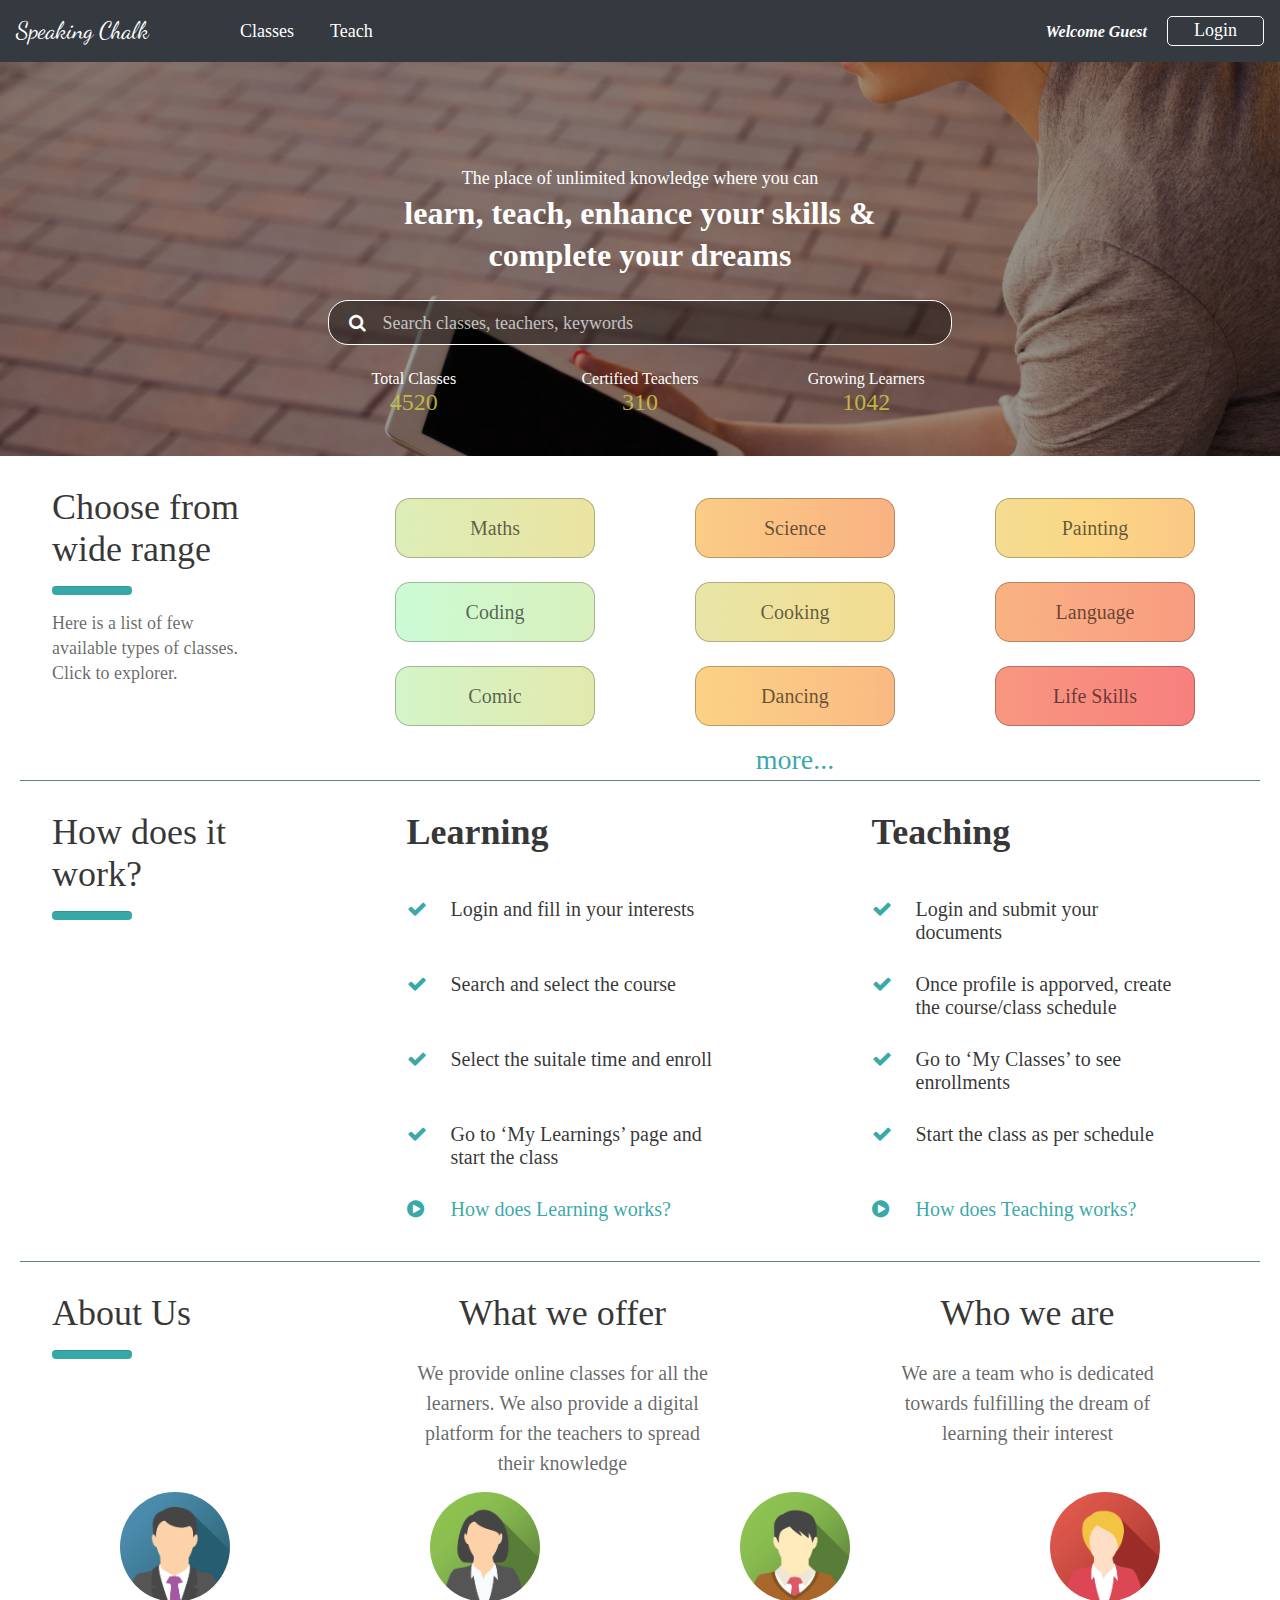
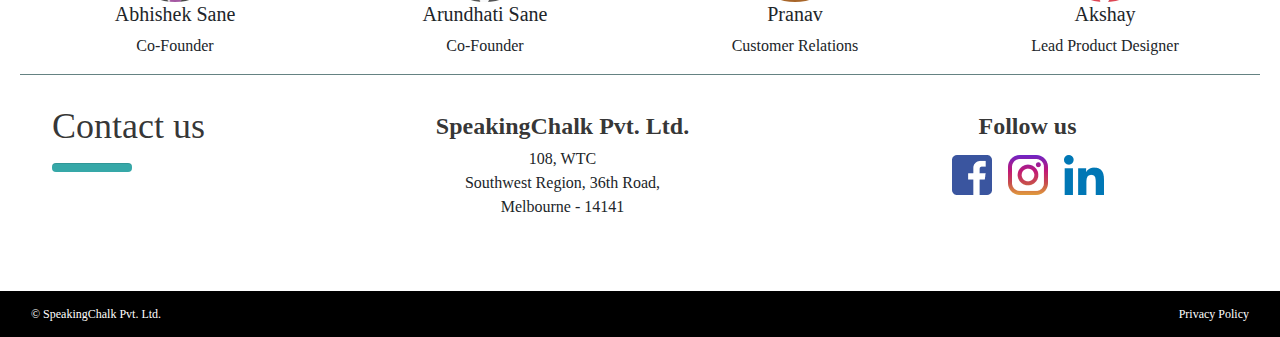
<file: index.html>
<!DOCTYPE html>
<html lang="en">
<head>
  <title id="title"></title>
  <meta charset="utf-8">
  <meta name="viewport" content="width=device-width, initial-scale=1">
  <link rel="stylesheet" href="https://maxcdn.bootstrapcdn.com/bootstrap/4.5.2/css/bootstrap.min.css">
  <link href="https://fonts.googleapis.com/css2?family=Dancing+Script:wght@700&display=swap" rel="stylesheet">
  <link rel="stylesheet" href="https://cdnjs.cloudflare.com/ajax/libs/font-awesome/4.7.0/css/font-awesome.min.css">
  <link href="main.css" rel="stylesheet">

  <script src="https://ajax.googleapis.com/ajax/libs/jquery/3.5.1/jquery.min.js"></script>
  <script src="https://cdnjs.cloudflare.com/ajax/libs/popper.js/1.16.0/umd/popper.min.js"></script>
  <script src="https://maxcdn.bootstrapcdn.com/bootstrap/4.5.2/js/bootstrap.min.js"></script>
  <script src="constants.js"></script>
</head>
<body>
  
<div class="container-fluid">
    <nav class="navbar navbar-expand-md bg-dark navbar-dark fixed-top">
        <a class="navbar-brand" href="#"><script>document.write(title);</script></a>
        <button class="navbar-toggler" type="button" data-toggle="collapse" data-target="#collapsibleNavbar">
          <span class="navbar-toggler-icon"></span>
        </button>
        <div class="collapse navbar-collapse" id="collapsibleNavbar">

        <ul class="navbar-nav">
          <li class="nav-item">
            <a class="nav-link" href="#">Classes</a>
          </li>
          <li class="nav-item">
            <a class="nav-link" href="#">Teach</a>
          </li>
        </ul>
        <ul class="navbar-nav ml-auto">

          <li class="nav-item user-box" >
            <span id="username">
              <b>Welcome Guest</b></span>
      
                <span id="login-button">
Login         
</span>
</li>
                
        </ul>
        </div>
      </nav>



    
</div>

<div class="container1 container-fluid ">
    
<div class="row h-100 align-items-center">
<div class="col-md-12 text-center tagline">
    <div class="spacer">
        &nbsp;
    </div>

    The place of unlimited knowledge where you can 
       <h2>
    learn, teach, enhance your skills &
    <br>
    complete your dreams
       </h2>
<div class="search-box mt-4 mb-4">
    <span class="fa fa-search"></span>
       <input class="search-text" type="text"
       placeholder="Search classes, teachers, keywords"   
       >

       </div>

       <div class="counts-container d-flex  text-white justify-content-center" >

        <div class="counts">
            <h6>
                Total Classes
                </h6>
                <h4>
                    4520
                    </h4>

        </div>
        <div class="counts">
            <h6>
                Certified Teachers
                </h6>
                <h4>
                    310
                    </h4>

        </div>        <div class="counts">
            <h6>
                Growing Learners
                </h6>
                <h4>
                    1042
                    </h4>

        </div>
       </div>



    </div>
</div>
    </div>



    <div class="container2 container content-wrapper">
      <div class="row">
        <div class="col-md-3">
          <div class="left-block">
          <span>Choose from wide range
        </span>
          <hr>
          <p>
Here is a list of few available types of classes. Click to explorer.         </p>
        </div>
        </div>
        <div class="col-md-9">
          <table class="category-table">
            <tr>
              <td>Maths</td>
                
              <td>Science</td>
              
              <td>Painting</td>
          </tr>
          <tr>
          <td>Coding</td>
          <td>Cooking</td>
          <td>Language</td>
            </tr>
          
            <tr>
              <td>Comic</td>
              <td>Dancing</td>
              <td>Life Skills</td>
            </tr>
          
          <tr>
            <td colspan="3">
              more...
              </td>
              </tr>

          </table>
        </div>
      </div>
</div>



 






<div class="container3 container content-wrapper">
  <div class="row ">
    <div class="col-md-3">
      <div class="left-block">
      <span>How does it work?
    </span>
      <hr>

    </div>
    </div>
    
    <div class="col-md-9">
      <div class="row">
    <div class="col-md-6">
      <table class="table content3">
    <tr>
      <th colspan="2">
        Learning
      </th>
    </tr>
      <tr>
    <td>
      <i class="fa fa-check" aria-hidden="true"></i>
      </td>
      <td>
        Login and fill in your interests
      </td>
    </tr>
      <tr>
      <td>
      <i class="fa fa-check" aria-hidden="true"></i>
      </td>
      <td>
        Search and select the course

      </td>  
    </tr>
      <tr>  
      <td>
      <i class="fa fa-check" aria-hidden="true"></i>       
      </td>
      <td>Select the suitale time and enroll

     </td>
    </tr>
     <tr>
     <td>  
          
      <i class="fa fa-check" aria-hidden="true"></i>     
      </td>
      <td>
        Go to ‘My Learnings’ page and start the class
      </td>
    </tr>

    <tr>
      <td>  
           
       <i class="fa fa-play-circle" aria-hidden="true"></i>     
       </td>
       <td>
       <a href="#"> How does Learning works?</a>
      
      </td>
     </tr>
          </table>
    </div>
<div class="col-md-6">
  <table class="table content3">
<tr>
  <th colspan="2">
    Teaching
  </th>
</tr>
  <tr>
<td>
  <i class="fa fa-check" aria-hidden="true"></i>
  </td>
  <td>
  Login and submit your documents
  </td>
</tr>
  <tr>
  <td>
  <i class="fa fa-check" aria-hidden="true"></i>
  </td>
  <td>
  Once profile is apporved, create
  the course/class schedule
  </td>  
</tr>
  <tr>  
  <td>
  <i class="fa fa-check" aria-hidden="true"></i>       
  </td>
  <td>Go to ‘My Classes’ to see enrollments
 </td>
</tr>
 <tr>
 <td>  
      
  <i class="fa fa-check" aria-hidden="true"></i>     
  </td>
  <td>
  Start the class as per schedule
  </td>
</tr>

<tr>
  <td>  
       
   <i class="fa fa-play-circle" aria-hidden="true"></i>     
   </td>
   <td>
    <a href="#">How does Teaching works?</a>
     </td>
 </tr>
      </table>

      
</div>
</div>
</div>
</div>

</div>



<div class="container4 container content-wrapper">
  <div class="row">
    <div class="col-md-3">
      <div class="left-block">
      <span>About Us
    </span>
      <hr>

    </div>
    </div>
    <div class="col-md-9">
      <div class="row">
    <div class="col-md-6">
<div class="wrapper4">
  <span class="header4">What we offer</span>
  <br><br>
  <span class="content4">
    We provide online classes for all the learners. 
    We also provide a digital platform for the teachers
    to spread their knowledge
</span>


    </div>
  </div>
  <div class="col-md-6">
    <div class="wrapper4">
      <span class="header4">Who we are</span>
      <br><br>
      <span class="content4">
        We are a team who is dedicated towards fulfilling
        the dream of learning their interest
    </span>
    
    
        </div>
      </div>
      </div>
    </div>
</div>
<div class="row" >
  <div class="col-sm-3 ">
    <div class="dev-user-card">
      <img class="avatar" src="images/avatar1.png" alt="Card image cap">
      <div >
        <h5 >Abhishek Sane</h5>
        <p >Co-Founder</p>
      </div>
    </div>
  </div>

  <div class="col-sm-3 ">
    <div class="dev-user-card">
      <img class="avatar" src="images/avatar2.png" alt="Card image cap">
      <div >
        <h5 >Arundhati Sane</h5>
        <p >Co-Founder</p>
      </div>
    </div>
  </div>

  <div class="col-sm-3 ">
    <div class="dev-user-card">
      <img class="avatar" src="images/avatar3.png" alt="Card image cap">
      <div >
        <h5 >Pranav</h5>
        <p >Customer Relations</p>
      </div>
    </div>
  </div>

  <div class="col-sm-3 ">
    <div class="dev-user-card">
      <img class="avatar" src="images/avatar4.png" alt="Card image cap">
      <div >
        <h5 >Akshay</h5>
        <p >Lead Product Designer</p>
      </div>
    </div>
  </div>

</div>
</div>


<div class="container5 container content-wrapper">
  <div class="row">
    <div class="col-md-3">
      <div class="left-block">
      <span>Contact us
    </span>
      <hr>

    </div>
    </div>
    <div class="col-md-9">
<div class="row">
    <div class="col-md-6">
      <div class="wrapper5">
        <span class="header5">SpeakingChalk Pvt. Ltd.</span>
        <br>
        <span class="content5">
          108, WTC<br>
          Southwest Region, 36th Road,<br>
          Melbourne - 14141<br>
          <span class="fa fa-email">
         <a href="#"> support@SpeakingChalk.com</a>
      </span>
      
      
          </div>
        </div>
        <div class="col-md-6">
          <div class="wrapper5">
            <span class="header5">Follow us</span>
            <br>
            <span class="content5 d-inline-flex justify-content-around">
 <div class="p-2">
   <img src="images/facebook.png">
   </div>
   <div class="p-2">
    <img src="images/instagram.png">
    </div>
    <div class="p-2">
      <img src="images/linkedin.png">
      </div>
          </span>
          
          
              </div>
            </div>
            </div>
            </div>
  </div>
</div>
<footer class="container-fluid page-footer font-small d-inline-flex justify-content-around">

  <div class="footer-copyright p-3">© SpeakingChalk Pvt. Ltd.
  

  </div>

  <div class="footer-copyright p-3 ml-auto">
    <a target="_blank" href="https://speakingchalk.com/privacy/">Privacy Policy</a>
  </div>
</footer>
</html>
</file>
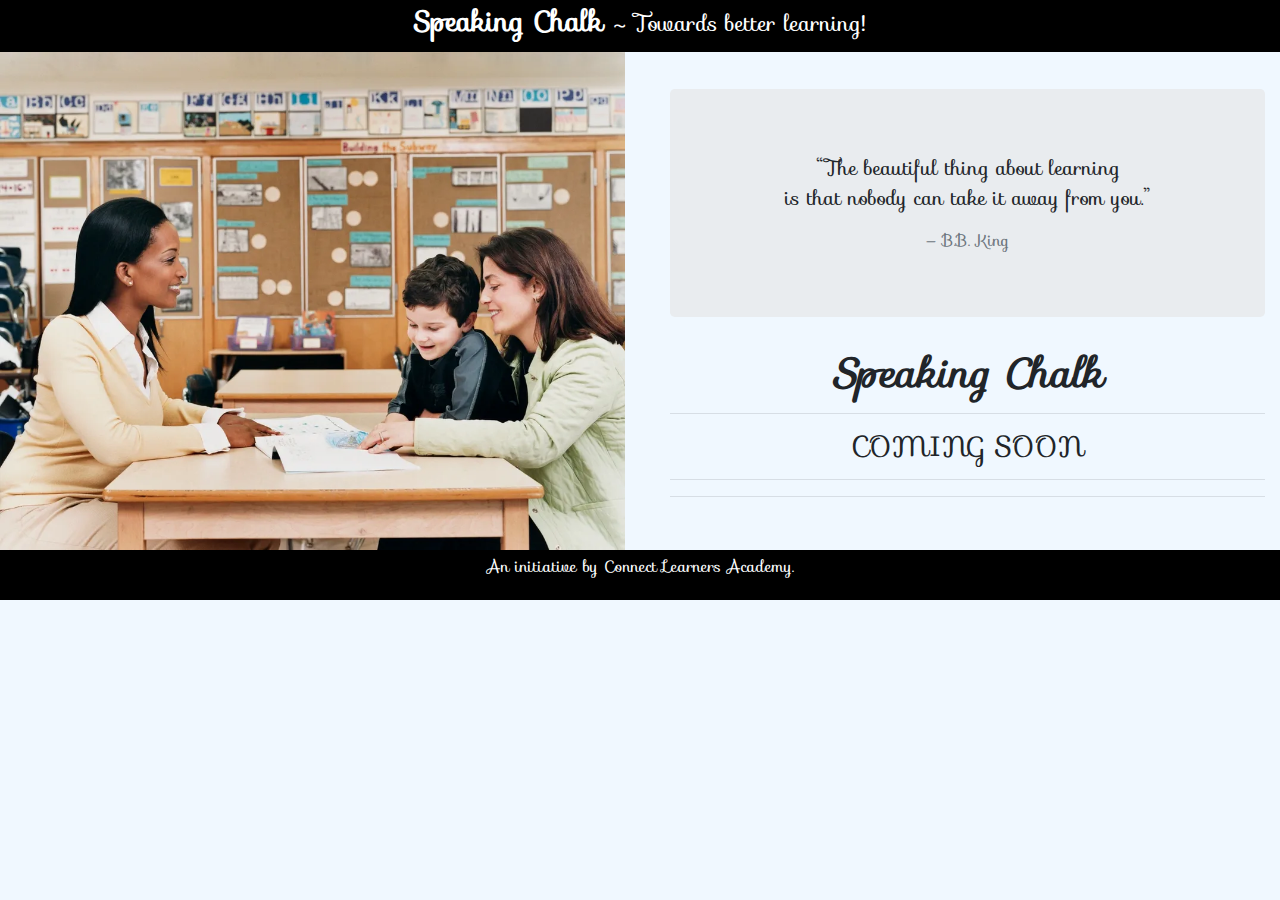
<file: LandingBakup/index.html>
<!DOCTYPE html>
<html>

<head>
  <meta charset="utf-8">
  <meta name="viewport" content="width=device-width, initial-scale=1">
  <link rel="stylesheet" href="https://maxcdn.bootstrapcdn.com/bootstrap/4.3.1/css/bootstrap.min.css">
  <link href='https://fonts.googleapis.com/css?family=Sofia' rel='stylesheet'>

  <title>Speaking Chalk</title>
  <style>
    .navbar {
      margin-bottom: 0;
      border-radius: 0;
    }

    .row.content {
      height: 450px;
    }
    body {
      font-family: 'Sofia';
      background-color: aliceblue;

}
   

    header,.foo {
      background-color: black;
      color: #feffff;
      padding:5px;

    }

      .row.content {
        height: auto;
      }
      
</style>
</head>

<body>
  <div class="container-fluid">
    <div class="row">
  <header class="container-fluid text-center">
    <h3> <b>Speaking Chalk</b>
      <small class="text-right" style="color: #ffffff">~ Towards better learning!</small>
    </h3>
  </header>
<div class="row">
  <div class="col-sm-6">
    <img src="bg.webp" width="100%">
    </div>
    <div class="col-sm-6 d-flex align-items-center">
      <div class="container text-center">
          <blockquote class="blockquote jumbotron">
              <p>“The beautiful thing about learning <br> is that
                 nobody can take it away from you.”</p>
              <footer class="blockquote-footer">B.B. King</footer>
            </blockquote>
             <h1><b><i>Speaking Chalk</i></b></h1>
             <hr> 
            <h3>COMING SOON</h3>
      <hr>
      <p id="demo" style="font-size:30px"></p>
      <hr> 


    </div>

</div>


  <footer class="container-fluid text-center foo">
    <p>An initiative by Connect Learners Academy.</p>
  </footer>
</div>
</div>


  <script>
    // Set the date we're counting down to
    var countDownDate = new Date("Oct 15, 2020 15:00:00").getTime();
    
    // Update the count down every 1 second
    var countdownfunction = setInterval(function() {
    
      // Get todays date and time
      var now = new Date().getTime();
      
      // Find the distance between now an the count down date
      var distance = countDownDate - now;
      
      // Time calculations for days, hours, minutes and seconds
      var days = Math.floor(distance / (1000 * 60 * 60 * 24));
      var hours = Math.floor((distance % (1000 * 60 * 60 * 24)) / (1000 * 60 * 60));
      var minutes = Math.floor((distance % (1000 * 60 * 60)) / (1000 * 60));
      var seconds = Math.floor((distance % (1000 * 60)) / 1000);
      
      // Output the result in an element with id="demo"
      document.getElementById("demo").innerHTML = days + "d " + hours + "h "
      + minutes + "m " + seconds + "s ";
      
      // If the count down is over, write some text 
      if (distance < 0) {
        clearInterval(countdownfunction);
        document.getElementById("demo").innerHTML = "EXPIRED";
      }
    }, 1000);
    </script>

</body>

</html>
</file>
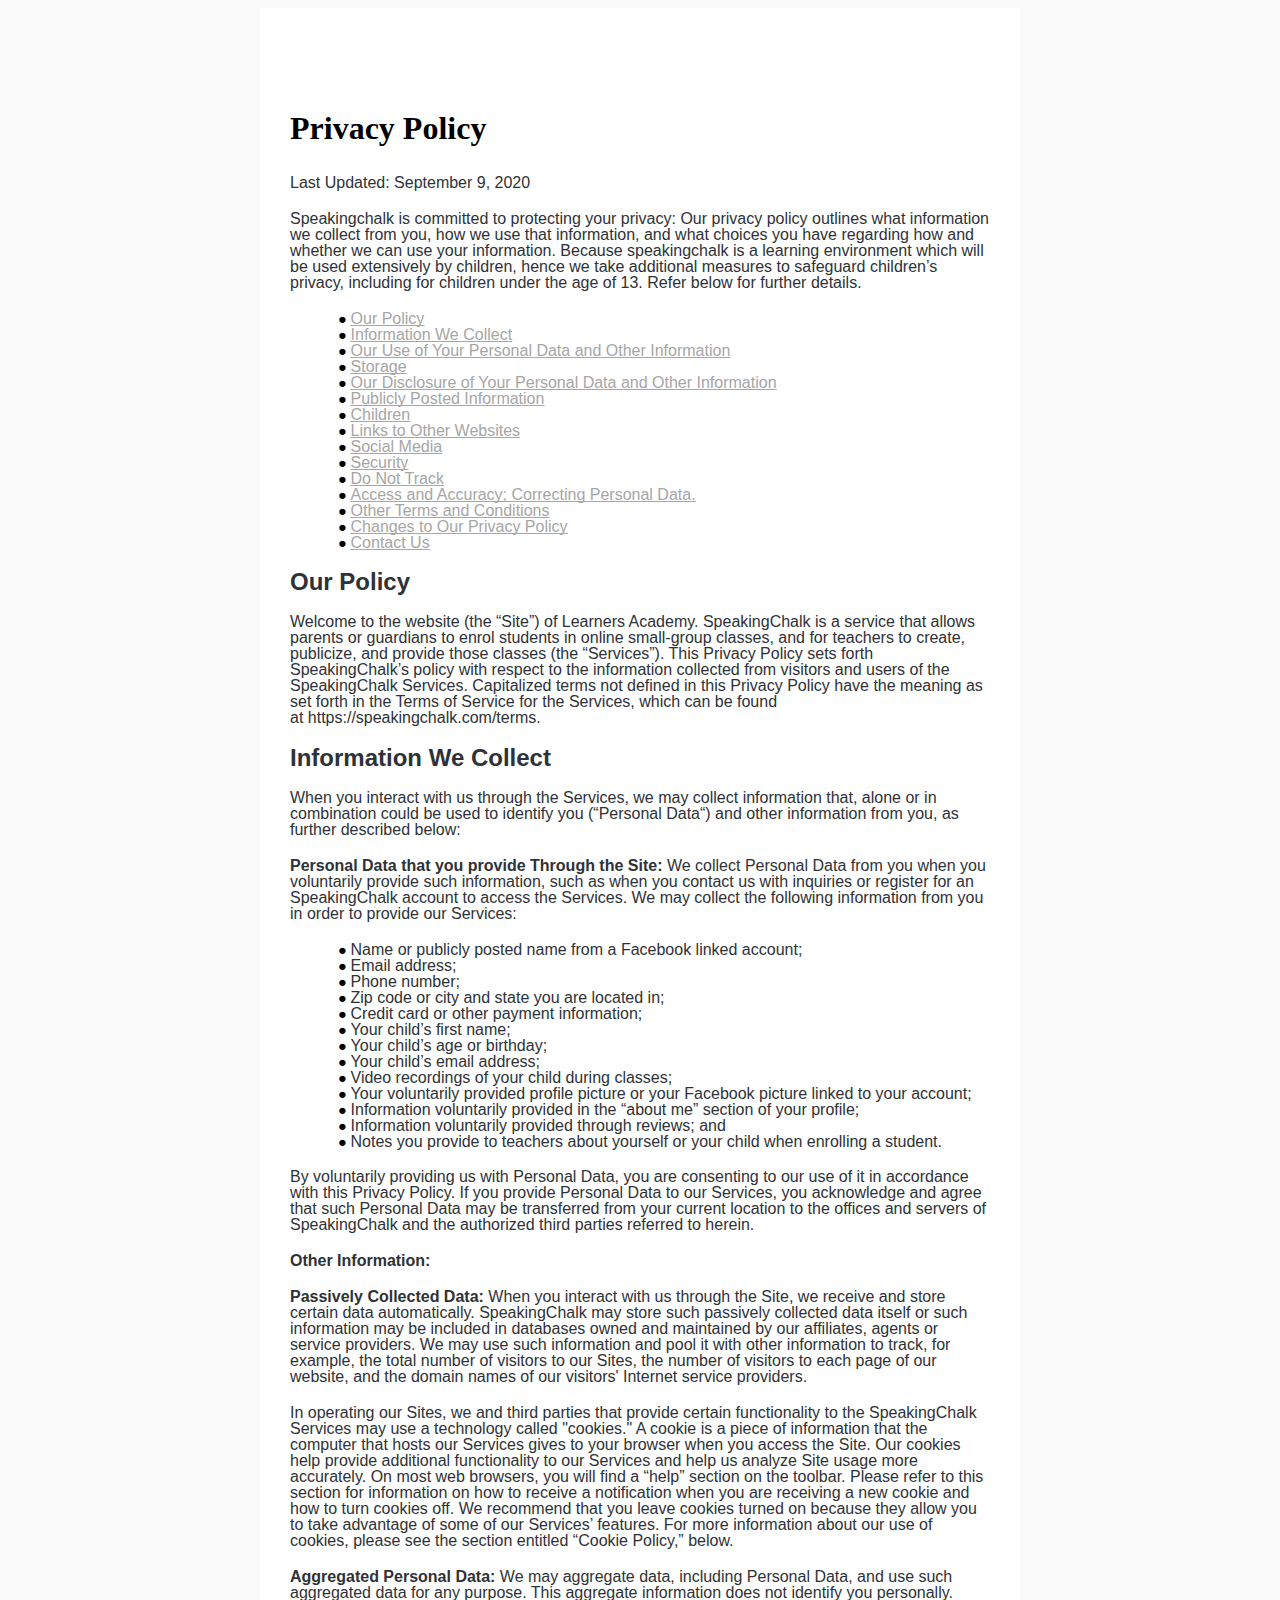
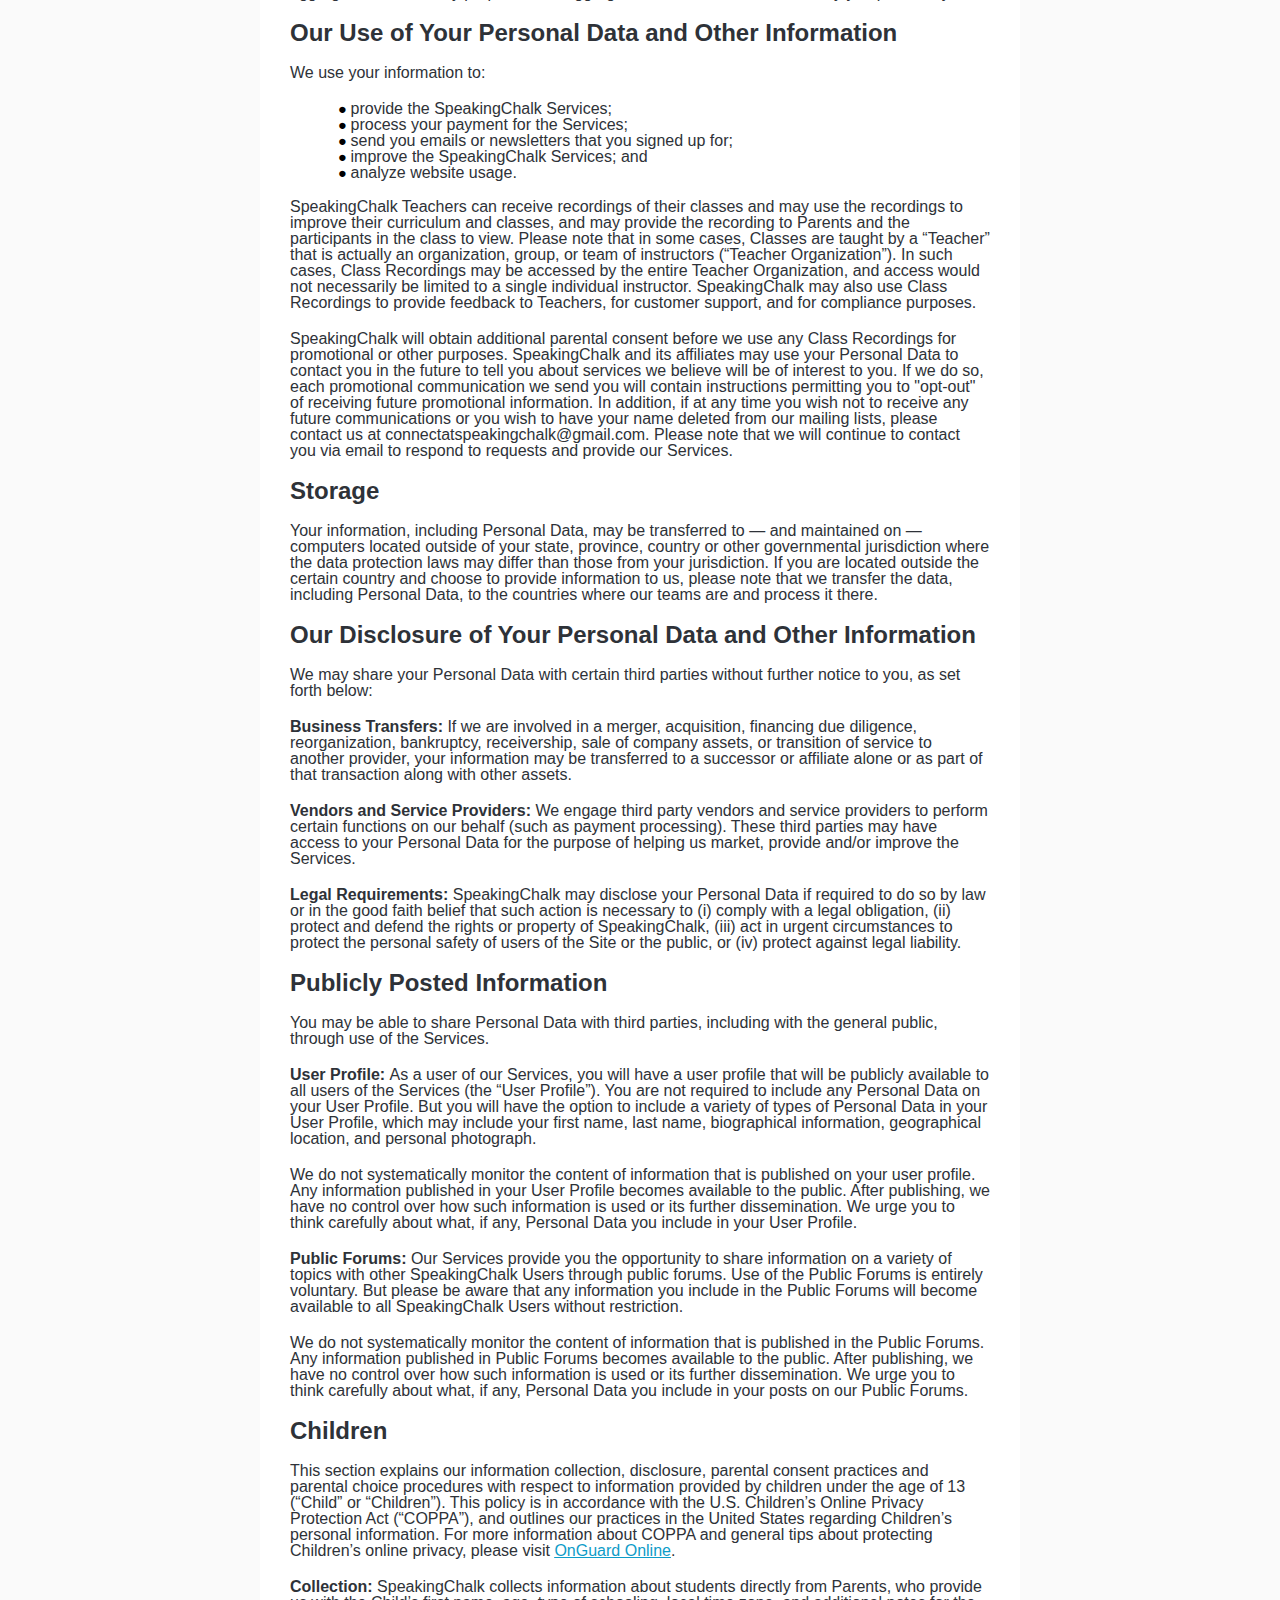
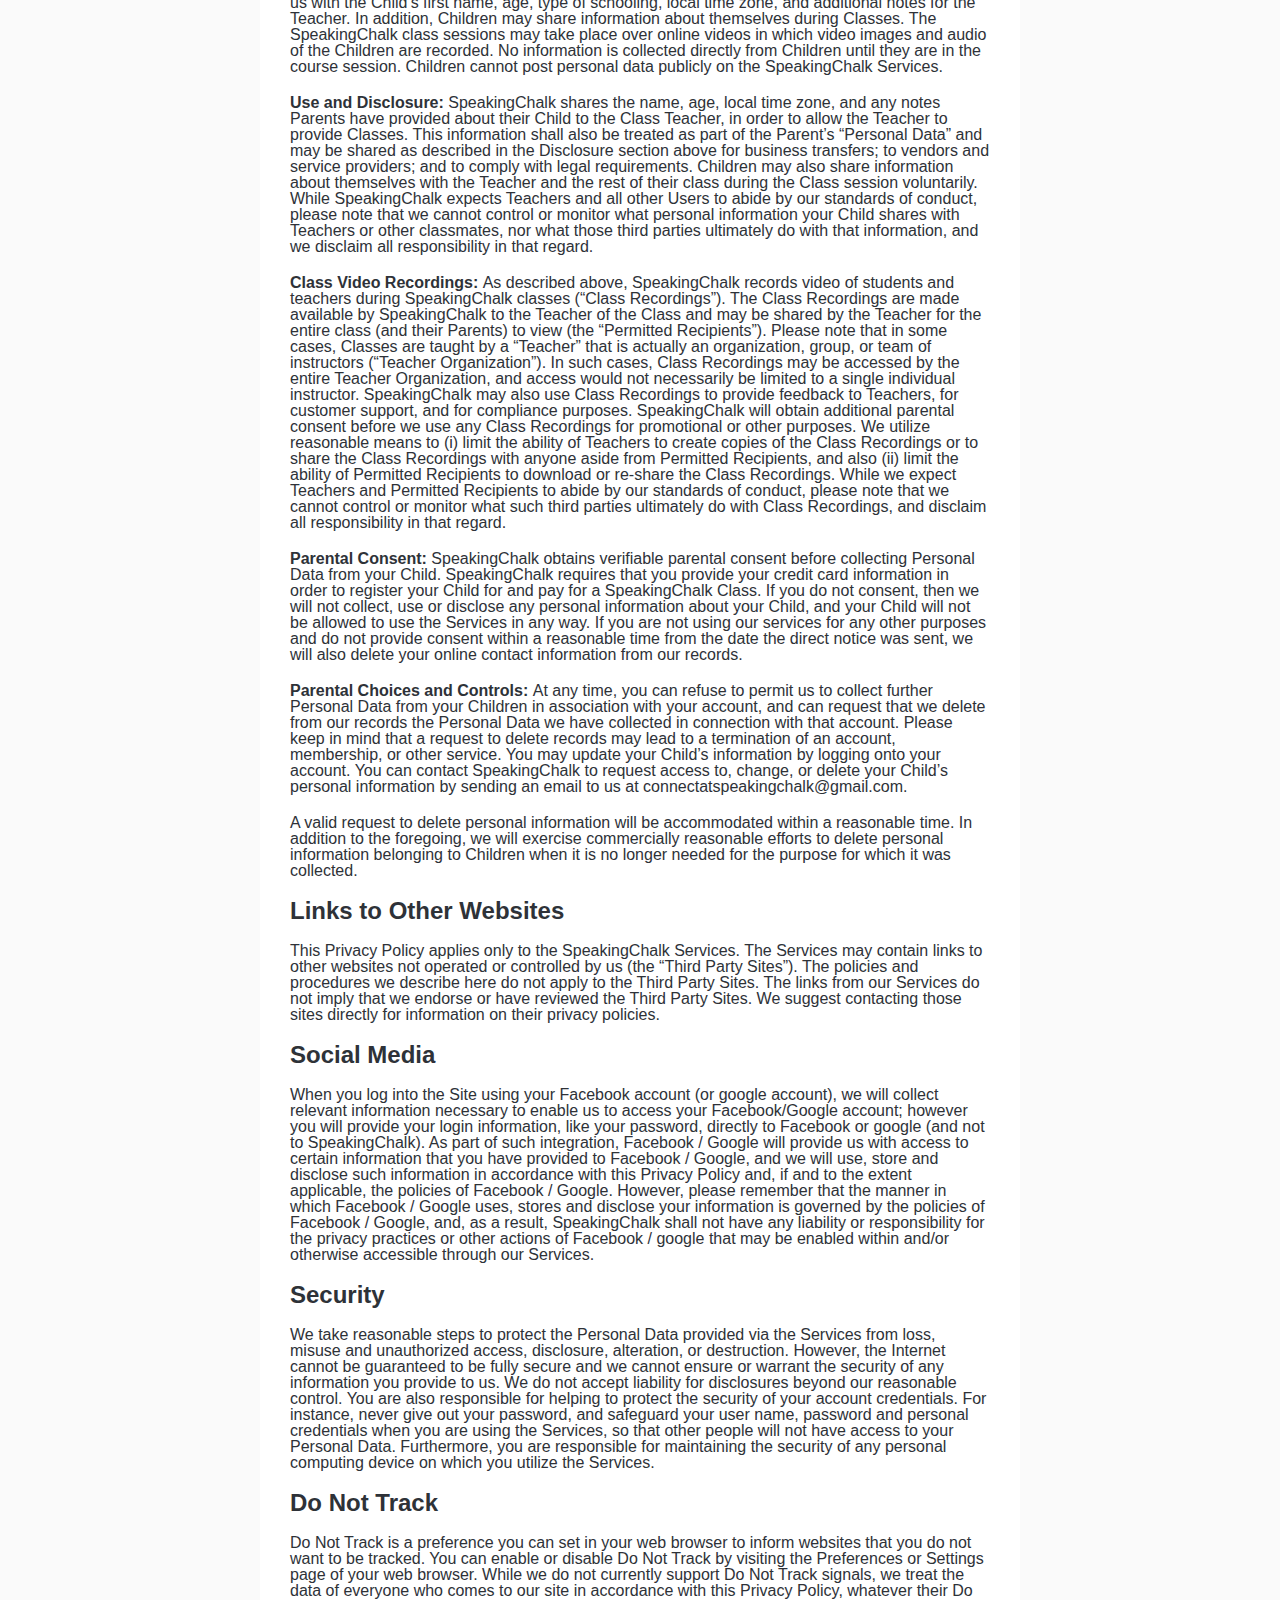
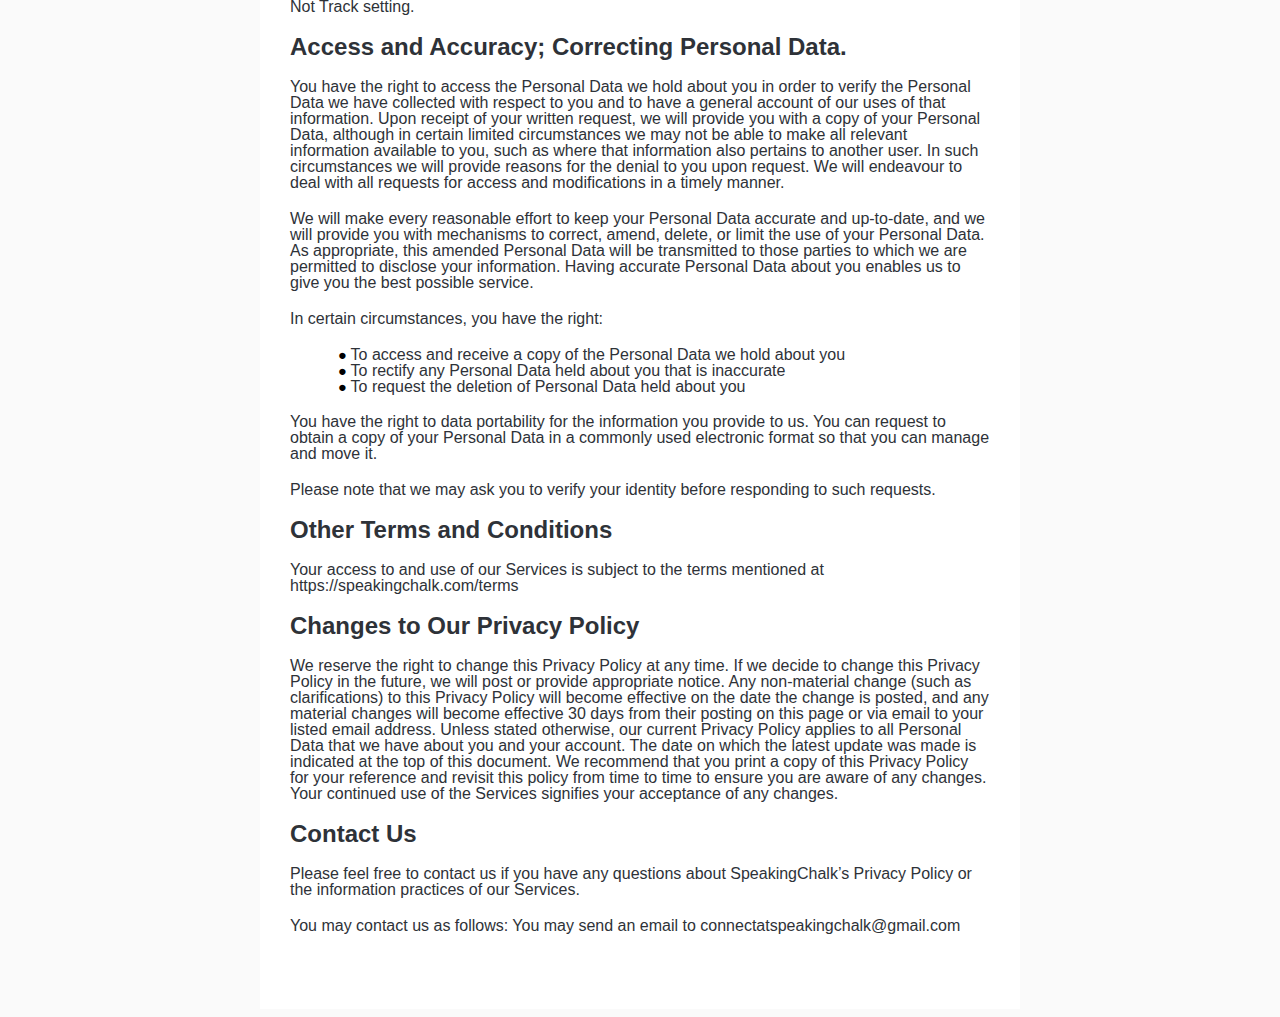
<file: privacy/index.html>
<html>

<head>
    <meta content="text/html; charset=UTF-8" http-equiv="content-type">
    <style type="text/css">
        @import url(https://themes.googleusercontent.com/fonts/css?kit=fpjTOVmNbO4Lz34iLyptLUXza5VhXqVC6o75Eld_V98);

        ol.lst-kix_list_7-0 {
            list-style-type: none
        }

        ul.lst-kix_list_1-0 {
            list-style-type: none
        }

        .lst-kix_list_6-1>li {
            counter-increment: lst-ctn-kix_list_6-1
        }

        .lst-kix_list_8-1>li {
            counter-increment: lst-ctn-kix_list_8-1
        }

        ol.lst-kix_list_8-2.start {
            counter-reset: lst-ctn-kix_list_8-2 0
        }

        ol.lst-kix_list_6-6.start {
            counter-reset: lst-ctn-kix_list_6-6 0
        }

        ol.lst-kix_list_7-4.start {
            counter-reset: lst-ctn-kix_list_7-4 0
        }

        .lst-kix_list_5-0>li {
            counter-increment: lst-ctn-kix_list_5-0
        }

        .lst-kix_list_7-0>li {
            counter-increment: lst-ctn-kix_list_7-0
        }

        ol.lst-kix_list_7-5 {
            list-style-type: none
        }

        ul.lst-kix_list_1-3 {
            list-style-type: none
        }

        ol.lst-kix_list_7-6 {
            list-style-type: none
        }

        ul.lst-kix_list_1-4 {
            list-style-type: none
        }

        ol.lst-kix_list_7-7 {
            list-style-type: none
        }

        ul.lst-kix_list_1-1 {
            list-style-type: none
        }

        ol.lst-kix_list_7-8 {
            list-style-type: none
        }

        ul.lst-kix_list_1-2 {
            list-style-type: none
        }

        ul.lst-kix_list_1-7 {
            list-style-type: none
        }

        ol.lst-kix_list_7-2 {
            list-style-type: none
        }

        ul.lst-kix_list_1-8 {
            list-style-type: none
        }

        ol.lst-kix_list_7-3 {
            list-style-type: none
        }

        ul.lst-kix_list_1-5 {
            list-style-type: none
        }

        ol.lst-kix_list_7-4 {
            list-style-type: none
        }

        ul.lst-kix_list_1-6 {
            list-style-type: none
        }

        ol.lst-kix_list_5-3.start {
            counter-reset: lst-ctn-kix_list_5-3 0
        }

        .lst-kix_list_5-2>li {
            counter-increment: lst-ctn-kix_list_5-2
        }

        ol.lst-kix_list_8-8.start {
            counter-reset: lst-ctn-kix_list_8-8 0
        }

        .lst-kix_list_7-2>li {
            counter-increment: lst-ctn-kix_list_7-2
        }

        ol.lst-kix_list_8-7.start {
            counter-reset: lst-ctn-kix_list_8-7 0
        }

        .lst-kix_list_5-0>li:before {
            content: ""counter(lst-ctn-kix_list_5-0, upper-latin) ". "
        }

        ol.lst-kix_list_6-0 {
            list-style-type: none
        }

        ol.lst-kix_list_6-1 {
            list-style-type: none
        }

        .lst-kix_list_5-4>li {
            counter-increment: lst-ctn-kix_list_5-4
        }

        .lst-kix_list_5-3>li:before {
            content: ""counter(lst-ctn-kix_list_5-3, upper-latin) ". "
        }

        .lst-kix_list_5-2>li:before {
            content: ""counter(lst-ctn-kix_list_5-2, upper-latin) ". "
        }

        .lst-kix_list_8-3>li {
            counter-increment: lst-ctn-kix_list_8-3
        }

        .lst-kix_list_5-1>li:before {
            content: ""counter(lst-ctn-kix_list_5-1, upper-latin) ". "
        }

        .lst-kix_list_5-7>li:before {
            content: ""counter(lst-ctn-kix_list_5-7, upper-latin) ". "
        }

        .lst-kix_list_5-6>li:before {
            content: ""counter(lst-ctn-kix_list_5-6, upper-latin) ". "
        }

        .lst-kix_list_5-8>li:before {
            content: ""counter(lst-ctn-kix_list_5-8, upper-latin) ". "
        }

        ol.lst-kix_list_6-6 {
            list-style-type: none
        }

        ol.lst-kix_list_6-7 {
            list-style-type: none
        }

        .lst-kix_list_5-4>li:before {
            content: ""counter(lst-ctn-kix_list_5-4, upper-latin) ". "
        }

        ol.lst-kix_list_6-8 {
            list-style-type: none
        }

        .lst-kix_list_5-5>li:before {
            content: ""counter(lst-ctn-kix_list_5-5, upper-latin) ". "
        }

        ol.lst-kix_list_6-2 {
            list-style-type: none
        }

        ol.lst-kix_list_6-3 {
            list-style-type: none
        }

        ol.lst-kix_list_6-4 {
            list-style-type: none
        }

        ol.lst-kix_list_6-5 {
            list-style-type: none
        }

        .lst-kix_list_6-1>li:before {
            content: ""counter(lst-ctn-kix_list_6-1, decimal) ". "
        }

        .lst-kix_list_6-3>li:before {
            content: ""counter(lst-ctn-kix_list_6-3, decimal) ". "
        }

        .lst-kix_list_6-5>li {
            counter-increment: lst-ctn-kix_list_6-5
        }

        .lst-kix_list_6-8>li {
            counter-increment: lst-ctn-kix_list_6-8
        }

        .lst-kix_list_6-0>li:before {
            content: ""counter(lst-ctn-kix_list_6-0, decimal) ". "
        }

        .lst-kix_list_6-4>li:before {
            content: ""counter(lst-ctn-kix_list_6-4, decimal) ". "
        }

        .lst-kix_list_6-2>li:before {
            content: ""counter(lst-ctn-kix_list_6-2, decimal) ". "
        }

        .lst-kix_list_6-8>li:before {
            content: ""counter(lst-ctn-kix_list_6-8, decimal) ". "
        }

        .lst-kix_list_6-5>li:before {
            content: ""counter(lst-ctn-kix_list_6-5, decimal) ". "
        }

        .lst-kix_list_6-7>li:before {
            content: ""counter(lst-ctn-kix_list_6-7, decimal) ". "
        }

        .lst-kix_list_6-6>li:before {
            content: ""counter(lst-ctn-kix_list_6-6, decimal) ". "
        }

        .lst-kix_list_2-7>li:before {
            content: "\0025aa   "
        }

        .lst-kix_list_7-4>li:before {
            content: ""counter(lst-ctn-kix_list_7-4, upper-latin) ". "
        }

        .lst-kix_list_7-6>li:before {
            content: ""counter(lst-ctn-kix_list_7-6, upper-latin) ". "
        }

        .lst-kix_list_2-5>li:before {
            content: "\0025aa   "
        }

        ol.lst-kix_list_6-2.start {
            counter-reset: lst-ctn-kix_list_6-2 0
        }

        .lst-kix_list_7-2>li:before {
            content: ""counter(lst-ctn-kix_list_7-2, upper-latin) ". "
        }

        .lst-kix_list_7-6>li {
            counter-increment: lst-ctn-kix_list_7-6
        }

        .lst-kix_list_8-6>li {
            counter-increment: lst-ctn-kix_list_8-6
        }

        ul.lst-kix_list_3-7 {
            list-style-type: none
        }

        ul.lst-kix_list_3-8 {
            list-style-type: none
        }

        ul.lst-kix_list_3-1 {
            list-style-type: none
        }

        ul.lst-kix_list_3-2 {
            list-style-type: none
        }

        .lst-kix_list_5-7>li {
            counter-increment: lst-ctn-kix_list_5-7
        }

        .lst-kix_list_7-7>li {
            counter-increment: lst-ctn-kix_list_7-7
        }

        .lst-kix_list_7-8>li:before {
            content: ""counter(lst-ctn-kix_list_7-8, upper-latin) ". "
        }

        ul.lst-kix_list_3-0 {
            list-style-type: none
        }

        ul.lst-kix_list_3-5 {
            list-style-type: none
        }

        ul.lst-kix_list_3-6 {
            list-style-type: none
        }

        ul.lst-kix_list_3-3 {
            list-style-type: none
        }

        ul.lst-kix_list_3-4 {
            list-style-type: none
        }

        .lst-kix_list_7-8>li {
            counter-increment: lst-ctn-kix_list_7-8
        }

        .lst-kix_list_4-1>li:before {
            content: "o  "
        }

        ol.lst-kix_list_7-3.start {
            counter-reset: lst-ctn-kix_list_7-3 0
        }

        .lst-kix_list_4-3>li:before {
            content: "\0025aa   "
        }

        .lst-kix_list_4-5>li:before {
            content: "\0025aa   "
        }

        ol.lst-kix_list_5-7.start {
            counter-reset: lst-ctn-kix_list_5-7 0
        }

        .lst-kix_list_5-5>li {
            counter-increment: lst-ctn-kix_list_5-5
        }

        .lst-kix_list_6-4>li {
            counter-increment: lst-ctn-kix_list_6-4
        }

        .lst-kix_list_6-3>li {
            counter-increment: lst-ctn-kix_list_6-3
        }

        ul.lst-kix_list_2-8 {
            list-style-type: none
        }

        ol.lst-kix_list_8-8 {
            list-style-type: none
        }

        ol.lst-kix_list_7-6.start {
            counter-reset: lst-ctn-kix_list_7-6 0
        }

        ol.lst-kix_list_6-1.start {
            counter-reset: lst-ctn-kix_list_6-1 0
        }

        ol.lst-kix_list_8-4 {
            list-style-type: none
        }

        ul.lst-kix_list_2-2 {
            list-style-type: none
        }

        ol.lst-kix_list_8-5 {
            list-style-type: none
        }

        ul.lst-kix_list_2-3 {
            list-style-type: none
        }

        ol.lst-kix_list_8-6 {
            list-style-type: none
        }

        ul.lst-kix_list_2-0 {
            list-style-type: none
        }

        ol.lst-kix_list_8-7 {
            list-style-type: none
        }

        ul.lst-kix_list_2-1 {
            list-style-type: none
        }

        ol.lst-kix_list_8-0 {
            list-style-type: none
        }

        ul.lst-kix_list_2-6 {
            list-style-type: none
        }

        ol.lst-kix_list_8-1 {
            list-style-type: none
        }

        .lst-kix_list_1-1>li:before {
            content: "o  "
        }

        ul.lst-kix_list_2-7 {
            list-style-type: none
        }

        ol.lst-kix_list_8-2 {
            list-style-type: none
        }

        ul.lst-kix_list_2-4 {
            list-style-type: none
        }

        ol.lst-kix_list_8-3 {
            list-style-type: none
        }

        ul.lst-kix_list_2-5 {
            list-style-type: none
        }

        .lst-kix_list_8-5>li {
            counter-increment: lst-ctn-kix_list_8-5
        }

        .lst-kix_list_1-3>li:before {
            content: "\0025aa   "
        }

        .lst-kix_list_1-7>li:before {
            content: "\0025aa   "
        }

        ol.lst-kix_list_5-8.start {
            counter-reset: lst-ctn-kix_list_5-8 0
        }

        .lst-kix_list_1-5>li:before {
            content: "\0025aa   "
        }

        .lst-kix_list_5-6>li {
            counter-increment: lst-ctn-kix_list_5-6
        }

        ol.lst-kix_list_7-5.start {
            counter-reset: lst-ctn-kix_list_7-5 0
        }

        .lst-kix_list_2-1>li:before {
            content: "o  "
        }

        ol.lst-kix_list_6-0.start {
            counter-reset: lst-ctn-kix_list_6-0 0
        }

        .lst-kix_list_2-3>li:before {
            content: "\0025aa   "
        }

        .lst-kix_list_5-1>li {
            counter-increment: lst-ctn-kix_list_5-1
        }

        .lst-kix_list_3-0>li:before {
            content: "\0025cf   "
        }

        ol.lst-kix_list_7-7.start {
            counter-reset: lst-ctn-kix_list_7-7 0
        }

        .lst-kix_list_3-1>li:before {
            content: "o  "
        }

        .lst-kix_list_3-2>li:before {
            content: "\0025aa   "
        }

        .lst-kix_list_8-1>li:before {
            content: ""counter(lst-ctn-kix_list_8-1, decimal) ". "
        }

        .lst-kix_list_8-2>li:before {
            content: ""counter(lst-ctn-kix_list_8-2, decimal) ". "
        }

        .lst-kix_list_6-0>li {
            counter-increment: lst-ctn-kix_list_6-0
        }

        .lst-kix_list_8-0>li {
            counter-increment: lst-ctn-kix_list_8-0
        }

        .lst-kix_list_3-5>li:before {
            content: "\0025aa   "
        }

        .lst-kix_list_3-4>li:before {
            content: "\0025aa   "
        }

        .lst-kix_list_3-3>li:before {
            content: "\0025aa   "
        }

        .lst-kix_list_8-0>li:before {
            content: ""counter(lst-ctn-kix_list_8-0, decimal) ". "
        }

        .lst-kix_list_8-7>li:before {
            content: ""counter(lst-ctn-kix_list_8-7, decimal) ". "
        }

        .lst-kix_list_3-8>li:before {
            content: "\0025aa   "
        }

        .lst-kix_list_8-5>li:before {
            content: ""counter(lst-ctn-kix_list_8-5, decimal) ". "
        }

        .lst-kix_list_8-6>li:before {
            content: ""counter(lst-ctn-kix_list_8-6, decimal) ". "
        }

        .lst-kix_list_8-3>li:before {
            content: ""counter(lst-ctn-kix_list_8-3, decimal) ". "
        }

        .lst-kix_list_3-6>li:before {
            content: "\0025aa   "
        }

        .lst-kix_list_3-7>li:before {
            content: "\0025aa   "
        }

        .lst-kix_list_8-4>li:before {
            content: ""counter(lst-ctn-kix_list_8-4, decimal) ". "
        }

        ol.lst-kix_list_5-0.start {
            counter-reset: lst-ctn-kix_list_5-0 0
        }

        ol.lst-kix_list_8-5.start {
            counter-reset: lst-ctn-kix_list_8-5 0
        }

        .lst-kix_list_8-8>li:before {
            content: ""counter(lst-ctn-kix_list_8-8, decimal) ". "
        }

        ol.lst-kix_list_7-2.start {
            counter-reset: lst-ctn-kix_list_7-2 0
        }

        .lst-kix_list_4-8>li:before {
            content: "\0025aa   "
        }

        ol.lst-kix_list_6-4.start {
            counter-reset: lst-ctn-kix_list_6-4 0
        }

        .lst-kix_list_4-7>li:before {
            content: "\0025aa   "
        }

        ul.lst-kix_list_4-8 {
            list-style-type: none
        }

        ol.lst-kix_list_5-6.start {
            counter-reset: lst-ctn-kix_list_5-6 0
        }

        ul.lst-kix_list_4-6 {
            list-style-type: none
        }

        ul.lst-kix_list_4-7 {
            list-style-type: none
        }

        .lst-kix_list_7-3>li {
            counter-increment: lst-ctn-kix_list_7-3
        }

        .lst-kix_list_8-4>li {
            counter-increment: lst-ctn-kix_list_8-4
        }

        ul.lst-kix_list_4-0 {
            list-style-type: none
        }

        ul.lst-kix_list_4-1 {
            list-style-type: none
        }

        ul.lst-kix_list_4-4 {
            list-style-type: none
        }

        ul.lst-kix_list_4-5 {
            list-style-type: none
        }

        ul.lst-kix_list_4-2 {
            list-style-type: none
        }

        ul.lst-kix_list_4-3 {
            list-style-type: none
        }

        ol.lst-kix_list_7-8.start {
            counter-reset: lst-ctn-kix_list_7-8 0
        }

        ol.lst-kix_list_8-6.start {
            counter-reset: lst-ctn-kix_list_8-6 0
        }

        ol.lst-kix_list_6-3.start {
            counter-reset: lst-ctn-kix_list_6-3 0
        }

        ol.lst-kix_list_5-5.start {
            counter-reset: lst-ctn-kix_list_5-5 0
        }

        ol.lst-kix_list_8-0.start {
            counter-reset: lst-ctn-kix_list_8-0 0
        }

        .lst-kix_list_7-0>li:before {
            content: ""counter(lst-ctn-kix_list_7-0, upper-latin) ". "
        }

        .lst-kix_list_6-2>li {
            counter-increment: lst-ctn-kix_list_6-2
        }

        ol.lst-kix_list_5-0 {
            list-style-type: none
        }

        .lst-kix_list_2-6>li:before {
            content: "\0025aa   "
        }

        ol.lst-kix_list_5-1 {
            list-style-type: none
        }

        ol.lst-kix_list_5-2 {
            list-style-type: none
        }

        .lst-kix_list_2-4>li:before {
            content: "\0025aa   "
        }

        .lst-kix_list_2-8>li:before {
            content: "\0025aa   "
        }

        .lst-kix_list_7-1>li:before {
            content: "o  "
        }

        .lst-kix_list_7-5>li:before {
            content: ""counter(lst-ctn-kix_list_7-5, upper-latin) ". "
        }

        .lst-kix_list_6-6>li {
            counter-increment: lst-ctn-kix_list_6-6
        }

        ol.lst-kix_list_5-4.start {
            counter-reset: lst-ctn-kix_list_5-4 0
        }

        .lst-kix_list_7-3>li:before {
            content: ""counter(lst-ctn-kix_list_7-3, upper-latin) ". "
        }

        ol.lst-kix_list_5-1.start {
            counter-reset: lst-ctn-kix_list_5-1 0
        }

        ol.lst-kix_list_5-7 {
            list-style-type: none
        }

        .lst-kix_list_6-7>li {
            counter-increment: lst-ctn-kix_list_6-7
        }

        ol.lst-kix_list_5-8 {
            list-style-type: none
        }

        ol.lst-kix_list_5-3 {
            list-style-type: none
        }

        ul.lst-kix_list_7-1 {
            list-style-type: none
        }

        .lst-kix_list_8-7>li {
            counter-increment: lst-ctn-kix_list_8-7
        }

        ol.lst-kix_list_5-4 {
            list-style-type: none
        }

        ol.lst-kix_list_5-5 {
            list-style-type: none
        }

        ol.lst-kix_list_5-6 {
            list-style-type: none
        }

        .lst-kix_list_7-7>li:before {
            content: ""counter(lst-ctn-kix_list_7-7, upper-latin) ". "
        }

        ol.lst-kix_list_8-1.start {
            counter-reset: lst-ctn-kix_list_8-1 0
        }

        .lst-kix_list_7-5>li {
            counter-increment: lst-ctn-kix_list_7-5
        }

        .lst-kix_list_5-8>li {
            counter-increment: lst-ctn-kix_list_5-8
        }

        .lst-kix_list_4-0>li:before {
            content: "\0025cf   "
        }

        ol.lst-kix_list_6-8.start {
            counter-reset: lst-ctn-kix_list_6-8 0
        }

        .lst-kix_list_4-4>li:before {
            content: "\0025aa   "
        }

        ol.lst-kix_list_6-5.start {
            counter-reset: lst-ctn-kix_list_6-5 0
        }

        .lst-kix_list_4-2>li:before {
            content: "\0025aa   "
        }

        .lst-kix_list_4-6>li:before {
            content: "\0025aa   "
        }

        ol.lst-kix_list_7-0.start {
            counter-reset: lst-ctn-kix_list_7-0 0
        }

        ol.lst-kix_list_6-7.start {
            counter-reset: lst-ctn-kix_list_6-7 0
        }

        .lst-kix_list_5-3>li {
            counter-increment: lst-ctn-kix_list_5-3
        }

        .lst-kix_list_7-4>li {
            counter-increment: lst-ctn-kix_list_7-4
        }

        .lst-kix_list_1-0>li:before {
            content: "\0025cf   "
        }

        .lst-kix_list_1-2>li:before {
            content: "\0025aa   "
        }

        ol.lst-kix_list_8-4.start {
            counter-reset: lst-ctn-kix_list_8-4 0
        }

        .lst-kix_list_1-4>li:before {
            content: "\0025aa   "
        }

        .lst-kix_list_8-8>li {
            counter-increment: lst-ctn-kix_list_8-8
        }

        .lst-kix_list_1-6>li:before {
            content: "\0025aa   "
        }

        .lst-kix_list_2-0>li:before {
            content: "\0025cf   "
        }

        ol.lst-kix_list_8-3.start {
            counter-reset: lst-ctn-kix_list_8-3 0
        }

        .lst-kix_list_1-8>li:before {
            content: "\0025aa   "
        }

        .lst-kix_list_2-2>li:before {
            content: "\0025aa   "
        }

        ol.lst-kix_list_5-2.start {
            counter-reset: lst-ctn-kix_list_5-2 0
        }

        .lst-kix_list_8-2>li {
            counter-increment: lst-ctn-kix_list_8-2
        }

        ol {
            margin: 0;
            padding: 0
        }

        table td,
        table th {
            padding: 0
        }

        .c10 {
            margin-left: 36pt;
            padding-top: 0pt;
            padding-left: 0pt;
            padding-bottom: 14pt;
            line-height: 1.0;
            orphans: 2;
            widows: 2;
            text-align: left
        }

        .c14 {
            margin-left: 36pt;
            padding-left: 0pt;
            padding-bottom: 0pt;
            line-height: 1.0;
            orphans: 2;
            widows: 2;
            text-align: left
        }

        .c6 {
            margin-left: 36pt;
            padding-top: 0pt;
            padding-left: 0pt;
            padding-bottom: 0pt;
            line-height: 1.0;
            orphans: 2;
            widows: 2;
            text-align: left
        }

        .c16 {
            -webkit-text-decoration-skip: none;
            color: #0000ff;
            font-weight: 400;
            text-decoration: underline;
            text-decoration-skip-ink: none;
            font-size: 12pt;
            font-family: "Arial"
        }

        .c8 {
            color: #2e3238;
            font-weight: 700;
            text-decoration: none;
            vertical-align: baseline;
            font-size: 18pt;
            font-family: "Arial";
            font-style: normal
        }

        .c11 {
            -webkit-text-decoration-skip: none;
            color: #0e9cc8;
            font-weight: 400;
            text-decoration: underline;
            text-decoration-skip-ink: none;
            font-size: 12pt;
            font-family: "Arial"
        }

        .c9 {
            color: #2e3238;
            font-weight: 400;
            text-decoration: none;
            vertical-align: baseline;
            font-size: 24pt;
            font-family: "Arial";
            font-style: normal
        }

        .c0 {
            color: #000000;
            font-weight: 400;
            text-decoration: none;
            vertical-align: baseline;
            font-size: 11pt;
            font-family: "Calibri";
            font-style: normal
        }

        .c12 {
            padding-top: 0pt;
            padding-bottom: 8pt;
            line-height: 1.0791666666666666;
            orphans: 2;
            widows: 2;
            text-align: left;
            height: 11pt
        }

        .c1 {
            color: #2e3238;
            font-weight: 400;
            text-decoration: none;
            vertical-align: baseline;
            font-size: 12pt;
            font-family: "Arial";
            font-style: normal
        }

        .c4 {
            -webkit-text-decoration-skip: none;
            color: #a6a6a6;
            font-weight: 400;
            text-decoration: underline;
            text-decoration-skip-ink: none;
            font-size: 12pt;
            font-family: "Arial"
        }

        .c2 {
            padding-top: 0pt;
            padding-bottom: 15pt;
            line-height: 1.0;
            orphans: 2;
            widows: 2;
            text-align: left
        }

        .c5 {
            font-size: 12pt;
            font-family: "Arial";
            color: #2e3238;
            font-weight: 400
        }

        .c3 {
            font-size: 12pt;
            font-family: "Arial";
            color: #2e3238;
            font-weight: 700
        }

        .c15 {
            background-color: #fafafa;
            text-align: justify;
            text-justify: inter-word;
        }

        .container1{
            width: 550px;
            margin:auto;
            padding:30pt;
            background-color: white;

        }



        .c7 {
            color: inherit;
            text-decoration: inherit
        }

        .c13 {
            padding: 0;
            margin: 0
        }

        .title {
            padding-top: 24pt;
            color: #000000;
            font-weight: 700;
            font-size: 36pt;
            padding-bottom: 6pt;
            font-family: "Calibri";
            line-height: 1.0791666666666666;
            page-break-after: avoid;
            orphans: 2;
            widows: 2;
            text-align: left
        }

        .subtitle {
            padding-top: 18pt;
            color: #666666;
            font-size: 24pt;
            padding-bottom: 4pt;
            font-family: "Georgia";
            line-height: 1.0791666666666666;
            page-break-after: avoid;
            font-style: italic;
            orphans: 2;
            widows: 2;
            text-align: left
        }

        li {
            color: #000000;
            font-size: 11pt;
            font-family: "Calibri"
        }

        p {
            margin: 0;
            color: #000000;
            font-size: 11pt;
            font-family: "Calibri"
        }

        h1 {
            padding-top: 24pt;
            color: #000000;
            font-weight: 700;
            font-size: 24pt;
            padding-bottom: 6pt;
            font-family: "Calibri";
            line-height: 1.0791666666666666;
            page-break-after: avoid;
            orphans: 2;
            widows: 2;
            text-align: left
        }

        h2 {
            padding-top: 0pt;
            color: #000000;
            font-weight: 700;
            font-size: 18pt;
            padding-bottom: 8pt;
            font-family: "Times New Roman";
            line-height: 1.0;
            orphans: 2;
            widows: 2;
            text-align: left
        }

        h3 {
            padding-top: 0pt;
            color: #000000;
            font-weight: 700;
            font-size: 13.5pt;
            padding-bottom: 8pt;
            font-family: "Times New Roman";
            line-height: 1.0;
            orphans: 2;
            widows: 2;
            text-align: left
        }

        h4 {
            padding-top: 0pt;
            color: #000000;
            font-weight: 700;
            font-size: 12pt;
            padding-bottom: 8pt;
            font-family: "Times New Roman";
            line-height: 1.0;
            orphans: 2;
            widows: 2;
            text-align: left
        }

        h5 {
            padding-top: 11pt;
            color: #000000;
            font-weight: 700;
            font-size: 11pt;
            padding-bottom: 2pt;
            font-family: "Calibri";
            line-height: 1.0791666666666666;
            page-break-after: avoid;
            orphans: 2;
            widows: 2;
            text-align: left
        }

        h6 {
            padding-top: 10pt;
            color: #000000;
            font-weight: 700;
            font-size: 10pt;
            padding-bottom: 2pt;
            font-family: "Calibri";
            line-height: 1.0791666666666666;
            page-break-after: avoid;
            orphans: 2;
            widows: 2;
            text-align: left
        }

        .container1{
            width: 700px;
            margin:auto;
            padding:30px;
            background-color: white;

        }

        @media (max-width: 767px){
            .container1{
                width:95%;
            }
        }

               
  
    </style>
</head>

<body class="c15">
    <div class="container1">
    <p class="c2"><span class="c9"><h1>Privacy Policy</h1></span></p>
    <p class="c2"><span class="c1">Last Updated: September 9, 2020</span></p>
    <p class="c2"><span class="c1">Speakingchalk is committed to protecting your privacy: Our privacy policy outlines
            what information we collect from you, how we use that information, and what choices you have regarding how
            and whether we can use your information. Because speakingchalk is a learning environment which will be used
            extensively by children, hence we take additional measures to safeguard children&rsquo;s privacy, including for
            children under the age of 13. Refer below for further details.</span></p>
    <ul class="c13 lst-kix_list_1-0 start">
        <li class="c14"><span class="c4"><a class="c7"
                    href="#_ourPolicy">Our
                    Policy</a></span></li>
        <li class="c6"><span class="c4"><a class="c7"
                    href="#_informationWe">Information
                    We Collect</a></span></li>
        <li class="c6"><span class="c4"><a class="c7"
                    href="#_ourUse">Our
                    Use of Your Personal Data and Other Information</a></span></li>
        <li class="c6"><span class="c4"><a class="c7"
                    href="#_storage">Storage</a></span>
        </li>
        <li class="c6"><span class="c4"><a class="c7"
                    href="#_ourDisclosure">Our
                    Disclosure of Your Personal Data and Other Information</a></span></li>
        <li class="c6"><span class="c4"><a class="c7"
                    href="#_publicity">Publicly
                    Posted Information</a></span></li>
        <li class="c6"><span class="c4"><a class="c7"
                    href="#_children">Children</a></span>
        </li>
        <li class="c6"><span class="c4"><a class="c7"
                    href="#_linksTo">Links
                    to Other Websites</a></span></li>
        <li class="c6"><span class="c4"><a class="c7"
                    href="#_socialMedia">Social
                    Media</a></span></li>
        <li class="c6"><span class="c4"><a class="c7"
                    href="#_security">Security</a></span>
        </li>
        <li class="c6"><span class="c4"><a class="c7"
                    href="#_doNot">Do
                    Not Track</a></span></li>
        <li class="c6"><span class="c4"><a class="c7"
                    href="#_accessAnd">Access
                    and Accuracy; Correcting Personal Data.</a></span></li>

        <li class="c6"><span class="c4"><a class="c7"
                    href="#_otherTerms">Other
                    Terms and Conditions</a></span></li>
        <li class="c6"><span class="c4"><a class="c7"
                    href="#_changes">Changes
                    to Our Privacy Policy</a></span></li>
        <li class="c10"><span class="c4"><a class="c7"
                    href="#_contactUs">Contact
                    Us</a></span></li>
    </ul>
    <p class="c2"><span id="_ourPolicy" class="c8">Our Policy</span></p>
    <p class="c2"><span class="c5">Welcome to the website (the &ldquo;Site&rdquo;) of Learners Academy. SpeakingChalk is
            a service that allows parents or guardians to enrol students in online small-group classes, and for teachers
            to create, publicize, and provide those classes (the &ldquo;Services&rdquo;). This Privacy Policy sets forth
            SpeakingChalk&rsquo;s policy with respect to the information collected from visitors and users of the
            SpeakingChalk Services. Capitalized terms not defined in this Privacy Policy have the meaning as set forth
            in the Terms of Service for the Services, which can be found at&nbsp;</span><span class="c1"><a class="c7"
                href="https://speakingchalk.com/terms">https://speakingchalk.com/terms</a></span><span
            class="c1">.</span></p>
    <p class="c2"><span class="c8" id="_informationWe">Information We Collect</span></p>
    <p class="c2"><span class="c1">When you interact with us through the Services, we may collect information that,
            alone or in combination could be used to identify you (&ldquo;Personal Data&ldquo;) and other information
            from you, as further described below:</span></p>
    <p class="c2"><span class="c3">Personal Data that you provide Through the Site:</span><span class="c1">&nbsp;We
            collect Personal Data from you when you voluntarily provide such information, such as when you contact us
            with inquiries or register for an SpeakingChalk account to access the Services. We may collect the following
            information from you in order to provide our Services:</span></p>
    <ul class="c13 lst-kix_list_2-0 start">
        <li class="c14"><span class="c1">Name or publicly posted name from a Facebook linked account;</span></li>
        <li class="c6"><span class="c1">Email address;</span></li>
        <li class="c6"><span class="c1">Phone number;</span></li>
        <li class="c6"><span class="c1">Zip code or city and state you are located in;</span></li>
        <li class="c6"><span class="c1">Credit card or other payment information;</span></li>
        <li class="c6"><span class="c1">Your child&rsquo;s first name;</span></li>
        <li class="c6"><span class="c1">Your child&rsquo;s age or birthday;</span></li>
        <li class="c6"><span class="c1">Your child&rsquo;s email address;</span></li>
        <li class="c6"><span class="c1">Video recordings of your child during classes;</span></li>
        <li class="c6"><span class="c1">Your voluntarily provided profile picture or your Facebook picture linked to
                your account;</span></li>
        <li class="c6"><span class="c1">Information voluntarily provided in the &ldquo;about me&rdquo; section of your
                profile;</span></li>
        <li class="c6"><span class="c1">Information voluntarily provided through reviews; and</span></li>
        <li class="c10"><span class="c1">Notes you provide to teachers about yourself or your child when enrolling a
                student.</span></li>
    </ul>
    <p class="c2"><span class="c1">By voluntarily providing us with Personal Data, you are consenting to our use of it
            in accordance with this Privacy Policy. If you provide Personal Data to our Services, you acknowledge and
            agree that such Personal Data may be transferred from your current location to the offices and servers of
            SpeakingChalk and the authorized third parties referred to herein.</span></p>
    <p class="c2"><span class="c3">Other Information:</span></p>
    <p class="c2"><span class="c3">Passively Collected Data:</span><span class="c1">&nbsp;When you interact with us
            through the Site, we receive and store certain data automatically. SpeakingChalk may store such passively
            collected data itself or such information may be included in databases owned and maintained by our
            affiliates, agents or service providers. We may use such information and pool it with other information to
            track, for example, the total number of visitors to our Sites, the number of visitors to each page of our
            website, and the domain names of our visitors&#39; Internet service providers.</span></p>
    <p class="c2"><span class="c1">In operating our Sites, we and third parties that provide certain functionality to
            the SpeakingChalk Services may use a technology called &quot;cookies.&quot; A cookie is a piece of
            information that the computer that hosts our Services gives to your browser when you access the Site. Our
            cookies help provide additional functionality to our Services and help us analyze Site usage more
            accurately. On most web browsers, you will find a &ldquo;help&rdquo; section on the toolbar. Please refer to
            this section for information on how to receive a notification when you are receiving a new cookie and how to
            turn cookies off. We recommend that you leave cookies turned on because they allow you to take advantage of
            some of our Services&rsquo; features. For more information about our use of cookies, please see the section
            entitled &ldquo;Cookie Policy,&rdquo; below.</span></p>
    <p class="c2"><span class="c3">Aggregated Personal Data:</span><span class="c1">&nbsp;We may aggregate data,
            including Personal Data, and use such aggregated data for any purpose. This aggregate information does not
            identify you personally.</span></p>
    <p class="c2"><span class="c8" id="_ourUse">Our Use of Your Personal Data and Other Information</span></p>
    <p class="c2"><span class="c1">We use your information to:</span></p>
    <ul class="c13 lst-kix_list_3-0 start">
        <li class="c14"><span class="c1">provide the SpeakingChalk Services;</span></li>
        <li class="c6"><span class="c1">process your payment for the Services;</span></li>
        <li class="c6"><span class="c1">send you emails or newsletters that you signed up for;</span></li>
        <li class="c6"><span class="c1">improve the SpeakingChalk Services; and</span></li>
        <li class="c10"><span class="c1">analyze website usage.</span></li>
    </ul>
    <p class="c2"><span class="c1">SpeakingChalk Teachers can receive recordings of their classes and may use the
            recordings to improve their curriculum and classes, and may provide the recording to Parents and the
            participants in the class to view. Please note that in some cases, Classes are taught by a
            &ldquo;Teacher&rdquo; that is actually an organization, group, or team of instructors (&ldquo;Teacher
            Organization&rdquo;). In such cases, Class Recordings may be accessed by the entire Teacher Organization,
            and access would not necessarily be limited to a single individual instructor. SpeakingChalk may also use
            Class Recordings to provide feedback to Teachers, for customer support, and for compliance purposes.</span>
    </p>
    <p class="c2"><span class="c5">SpeakingChalk will obtain additional parental consent before we use any Class
            Recordings for promotional or other purposes. SpeakingChalk and its affiliates may use your Personal Data to
            contact you in the future to tell you about services we believe will be of interest to you. If we do so,
            each promotional communication we send you will contain instructions permitting you to &quot;opt-out&quot;
            of receiving future promotional information. In addition, if at any time you wish not to receive any future
            communications or you wish to have your name deleted from our mailing lists, please contact us at
        </span><span class="c5"><a class="c7"
                href="mailto:connectatspeakingchalk@gmail.com">connectatspeakingchalk@gmail.com</a></span><span
            class="c1">. Please note that we will continue to contact you via email to respond to requests and provide
            our Services.</span></p>
    <p class="c2"><span class="c8" id="_storage">Storage</span></p>
    <p class="c2"><span class="c1">Your information, including Personal Data, may be transferred to &mdash; and
            maintained on &mdash; computers located outside of your state, province, country or other governmental
            jurisdiction where the data protection laws may differ than those from your jurisdiction. If you are located
            outside the certain country and choose to provide information to us, please note that we transfer the data,
            including Personal Data, to the countries where our teams are and process it there.</span></p>
    <p class="c2"><span class="c8" id="_ourDisclosure">Our Disclosure of Your Personal Data and Other Information</span></p>
    <p class="c2"><span class="c1">We may share your Personal Data with certain third parties without further notice to
            you, as set forth below:</span></p>
    <p class="c2"><span class="c3">Business Transfers:</span><span class="c1">&nbsp;If we are involved in a merger,
            acquisition, financing due diligence, reorganization, bankruptcy, receivership, sale of company assets, or
            transition of service to another provider, your information may be transferred to a successor or affiliate
            alone or as part of that transaction along with other assets.</span></p>
    <p class="c2"><span class="c3">Vendors and Service Providers:</span><span class="c1">&nbsp;We engage third party
            vendors and service providers to perform certain functions on our behalf (such as payment processing). These
            third parties may have access to your Personal Data for the purpose of helping us market, provide and/or
            improve the Services.</span></p>
    <p class="c2"><span class="c3">Legal Requirements:</span><span class="c1">&nbsp;SpeakingChalk may disclose your
            Personal Data if required to do so by law or in the good faith belief that such action is necessary to (i)
            comply with a legal obligation, (ii) protect and defend the rights or property of SpeakingChalk, (iii) act
            in urgent circumstances to protect the personal safety of users of the Site or the public, or (iv) protect
            against legal liability.</span></p>
    <p class="c2"><span class="c8" id="_publicity">Publicly Posted Information</span></p>
    <p class="c2"><span class="c1">You may be able to share Personal Data with third parties, including with the general
            public, through use of the Services.</span></p>
    <p class="c2"><span class="c3">User Profile:</span><span class="c1">&nbsp;As a user of our Services, you will have a
            user profile that will be publicly available to all users of the Services (the &ldquo;User Profile&rdquo;).
            You are not required to include any Personal Data on your User Profile. But you will have the option to
            include a variety of types of Personal Data in your User Profile, which may include your first name, last
            name, biographical information, geographical location, and personal photograph.</span></p>
    <p class="c2"><span class="c1">We do not systematically monitor the content of information that is published on your
            user profile. Any information published in your User Profile becomes available to the public. After
            publishing, we have no control over how such information is used or its further dissemination. We urge you
            to think carefully about what, if any, Personal Data you include in your User Profile.</span></p>
    <p class="c2"><span class="c3">Public Forums:</span><span class="c1">&nbsp;Our Services provide you the opportunity
            to share information on a variety of topics with other SpeakingChalk Users through public forums. Use of the
            Public Forums is entirely voluntary. But please be aware that any information you include in the Public
            Forums will become available to all SpeakingChalk Users without restriction.</span></p>
    <p class="c2"><span class="c1">We do not systematically monitor the content of information that is published in the
            Public Forums. Any information published in Public Forums becomes available to the public. After publishing,
            we have no control over how such information is used or its further dissemination. We urge you to think
            carefully about what, if any, Personal Data you include in your posts on our Public Forums.</span></p>
    <p class="c2"><span class="c8" id="_children">Children</span></p>
    <p class="c2"><span class="c5">This section explains our information collection, disclosure, parental consent
            practices and parental choice procedures with respect to information provided by children under the age of
            13 (&ldquo;Child&rdquo; or &ldquo;Children&rdquo;). This policy is in accordance with the U.S.
            Children&rsquo;s Online Privacy Protection Act (&ldquo;COPPA&rdquo;), and outlines our practices in the
            United States regarding Children&rsquo;s personal information. For more information about COPPA and general
            tips about protecting Children&rsquo;s online privacy, please visit&nbsp;</span><span class="c11"><a
                class="c7"
                href="https://www.google.com/url?q=https://www.consumer.ftc.gov/articles/0031-protecting-your-childs-privacy-online&amp;sa=D&amp;ust=1600419684193000&amp;usg=AOvVaw1V_QU-UvecqdwTOqfH4B8U">OnGuard
                Online</a></span><span class="c1">.</span></p>
    <p class="c2"><span class="c3">Collection:</span><span class="c1">&nbsp;SpeakingChalk collects information about
            students directly from Parents, who provide us with the Child&rsquo;s first name, age, type of schooling,
            local time zone, and additional notes for the Teacher. In addition, Children may share information about
            themselves during Classes. The SpeakingChalk class sessions may take place over online videos in which video
            images and audio of the Children are recorded. No information is collected directly from Children until they
            are in the course session. Children cannot post personal data publicly on the SpeakingChalk Services.</span>
    </p>
    <p class="c2"><span class="c3">Use and Disclosure:</span><span class="c1">&nbsp;SpeakingChalk shares the name, age,
            local time zone, and any notes Parents have provided about their Child to the Class Teacher, in order to
            allow the Teacher to provide Classes. This information shall also be treated as part of the Parent&rsquo;s
            &ldquo;Personal Data&rdquo; and may be shared as described in the Disclosure section above for business
            transfers; to vendors and service providers; and to comply with legal requirements. Children may also share
            information about themselves with the Teacher and the rest of their class during the Class session
            voluntarily. While SpeakingChalk expects Teachers and all other Users to abide by our standards of conduct,
            please note that we cannot control or monitor what personal information your Child shares with Teachers or
            other classmates, nor what those third parties ultimately do with that information, and we disclaim all
            responsibility in that regard.</span></p>
    <p class="c2"><span class="c3">Class Video Recordings:</span><span class="c1">&nbsp;As described above,
            SpeakingChalk records video of students and teachers during SpeakingChalk classes (&ldquo;Class
            Recordings&rdquo;). The Class Recordings are made available by SpeakingChalk to the Teacher of the Class and
            may be shared by the Teacher for the entire class (and their Parents) to view (the &ldquo;Permitted
            Recipients&rdquo;). Please note that in some cases, Classes are taught by a &ldquo;Teacher&rdquo; that is
            actually an organization, group, or team of instructors (&ldquo;Teacher Organization&rdquo;). In such cases,
            Class Recordings may be accessed by the entire Teacher Organization, and access would not necessarily be
            limited to a single individual instructor. SpeakingChalk may also use Class Recordings to provide feedback
            to Teachers, for customer support, and for compliance purposes. SpeakingChalk will obtain additional
            parental consent before we use any Class Recordings for promotional or other purposes. We utilize reasonable
            means to (i) limit the ability of Teachers to create copies of the Class Recordings or to share the Class
            Recordings with anyone aside from Permitted Recipients, and also (ii) limit the ability of Permitted
            Recipients to download or re-share the Class Recordings. While we expect Teachers and Permitted Recipients
            to abide by our standards of conduct, please note that we cannot control or monitor what such third parties
            ultimately do with Class Recordings, and disclaim all responsibility in that regard.</span></p>
    <p class="c2"><span class="c3">Parental Consent:</span><span class="c1">&nbsp;SpeakingChalk obtains verifiable
            parental consent before collecting Personal Data from your Child. SpeakingChalk requires that you provide
            your credit card information in order to register your Child for and pay for a SpeakingChalk Class. If you
            do not consent, then we will not collect, use or disclose any personal information about your Child, and
            your Child will not be allowed to use the Services in any way. If you are not using our services for any
            other purposes and do not provide consent within a reasonable time from the date the direct notice was sent,
            we will also delete your online contact information from our records.</span></p>
    <p class="c2"><span class="c3">Parental Choices and Controls:</span><span class="c5">&nbsp;At any time, you can
            refuse to permit us to collect further Personal Data from your Children in association with your account,
            and can request that we delete from our records the Personal Data we have collected in connection with that
            account. Please keep in mind that a request to delete records may lead to a termination of an account,
            membership, or other service. You may update your Child&rsquo;s information by logging onto your account.
            You can contact SpeakingChalk to request access to, change, or delete your Child&rsquo;s personal
            information by sending an email to us at&nbsp;</span><span class="c5"><a class="c7"
                href="mailto:connectatspeakingchalk@gmail.com">connectatspeakingchalk@gmail.com</a></span><span
            class="c1">. </span></p>
    <p class="c2"><span class="c1">A valid request to delete personal information will be accommodated within a
            reasonable time. In addition to the foregoing, we will exercise commercially reasonable efforts to delete
            personal information belonging to Children when it is no longer needed for the purpose for which it was
            collected.</span></p>
    <p class="c2"><span class="c8" id="_linksTo">Links to Other Websites</span></p>
    <p class="c2"><span class="c1">This Privacy Policy applies only to the SpeakingChalk Services. The Services may
            contain links to other websites not operated or controlled by us (the &ldquo;Third Party Sites&rdquo;). The
            policies and procedures we describe here do not apply to the Third Party Sites. The links from our Services
            do not imply that we endorse or have reviewed the Third Party Sites. We suggest contacting those sites
            directly for information on their privacy policies.</span></p>
    <p class="c2"><span class="c8" id="_socialMedia">Social Media</span></p>
    <p class="c2"><span class="c1">When you log into the Site using your Facebook account (or google account), we will
            collect relevant information necessary to enable us to access your Facebook/Google account; however you will
            provide your login information, like your password, directly to Facebook or google (and not to
            SpeakingChalk). As part of such integration, Facebook / Google will provide us with access to certain
            information that you have provided to Facebook / Google, and we will use, store and disclose such
            information in accordance with this Privacy Policy and, if and to the extent applicable, the policies of
            Facebook / Google. However, please remember that the manner in which Facebook / Google uses, stores and
            disclose your information is governed by the policies of Facebook / Google, and, as a result, SpeakingChalk
            shall not have any liability or responsibility for the privacy practices or other actions of Facebook /
            google that may be enabled within and/or otherwise accessible through our Services.</span></p>
    <p class="c2"><span class="c8" id="_security">Security</span></p>
    <p class="c2"><span class="c1">We take reasonable steps to protect the Personal Data provided via the Services from
            loss, misuse and unauthorized access, disclosure, alteration, or destruction. However, the Internet cannot
            be guaranteed to be fully secure and we cannot ensure or warrant the security of any information you provide
            to us. We do not accept liability for disclosures beyond our reasonable control. You are also responsible
            for helping to protect the security of your account credentials. For instance, never give out your password,
            and safeguard your user name, password and personal credentials when you are using the Services, so that
            other people will not have access to your Personal Data. Furthermore, you are responsible for maintaining
            the security of any personal computing device on which you utilize the Services.</span></p>
    <p class="c2"><span class="c8" id="_doNot">Do Not Track</span></p>
    <p class="c2"><span class="c1">Do Not Track is a preference you can set in your web browser to inform websites that
            you do not want to be tracked. You can enable or disable Do Not Track by visiting the Preferences or
            Settings page of your web browser. While we do not currently support Do Not Track signals, we treat the data
            of everyone who comes to our site in accordance with this Privacy Policy, whatever their Do Not Track
            setting.</span></p>
    <p class="c2"><span class="c8" id="_accessAnd">Access and Accuracy; Correcting Personal Data.</span></p>
    <p class="c2"><span class="c1">You have the right to access the Personal Data we hold about you in order to verify
            the Personal Data we have collected with respect to you and to have a general account of our uses of that
            information. Upon receipt of your written request, we will provide you with a copy of your Personal Data,
            although in certain limited circumstances we may not be able to make all relevant information available to
            you, such as where that information also pertains to another user. In such circumstances we will provide
            reasons for the denial to you upon request. We will endeavour to deal with all requests for access and
            modifications in a timely manner.</span></p>
    <p class="c2"><span class="c1">We will make every reasonable effort to keep your Personal Data accurate and
            up-to-date, and we will provide you with mechanisms to correct, amend, delete, or limit the use of your
            Personal Data. As appropriate, this amended Personal Data will be transmitted to those parties to which we
            are permitted to disclose your information. Having accurate Personal Data about you enables us to give you
            the best possible service.</span></p>
    <p class="c2"><span class="c1">In certain circumstances, you have the right:</span></p>
    <ul class="c13 lst-kix_list_4-0 start">
        <li class="c14"><span class="c1">To access and receive a copy of the Personal Data we hold about you</span></li>
        <li class="c6"><span class="c1">To rectify any Personal Data held about you that is inaccurate</span></li>
        <li class="c10"><span class="c1">To request the deletion of Personal Data held about you</span></li>
    </ul>
    <p class="c2"><span class="c1">You have the right to data portability for the information you provide to us. You can
            request to obtain a copy of your Personal Data in a commonly used electronic format so that you can manage
            and move it.</span></p>
    <p class="c2"><span class="c1">Please note that we may ask you to verify your identity before responding to such
            requests.</span></p>
    <p class="c2"><span class="c8" id="_otherTerms">Other Terms and Conditions</span></p>
    <p class="c2"><span class="c5">Your access to and use of our Services is subject to the&nbsp;terms mentioned at
        </span><span class="c5"><a class="c7"
                href="https://speakingchalk.com/terms">https://speakingchalk.com/terms</a></span>
    </p>
    <p class="c2"><span class="c8" id="_changes">Changes to Our Privacy Policy</span></p>
    <p class="c2"><span class="c1">We reserve the right to change this Privacy Policy at any time. If we decide to
            change this Privacy Policy in the future, we will post or provide appropriate notice. Any non-material
            change (such as clarifications) to this Privacy Policy will become effective on the date the change is
            posted, and any material changes will become effective 30 days from their posting on this page or via email
            to your listed email address. Unless stated otherwise, our current Privacy Policy applies to all Personal
            Data that we have about you and your account. The date on which the latest update was made is indicated at
            the top of this document. We recommend that you print a copy of this Privacy Policy for your reference and
            revisit this policy from time to time to ensure you are aware of any changes. Your continued use of the
            Services signifies your acceptance of any changes.</span></p>
    <p class="c2"><span class="c8" id="_contactUs">Contact Us</span></p>
    <p class="c2"><span class="c1">Please feel free to contact us if you have any questions about SpeakingChalk&rsquo;s
            Privacy Policy or the information practices of our Services.</span></p>
    <p class="c2"><span class="c1">You may contact us as follows: You may send an email
            to&nbsp;<a class="c7"
            href="mailto:connectatspeakingchalk@gmail.com">connectatspeakingchalk@gmail.com</a>&nbsp;</span></p>
    <p class="c12"><span class="c0"></span></p>
    </div>
</body>

</html>
</file>
<file: main.css>
body{
font-family: Roboto;
font-style: normal;
font-weight: normal;
}

a:hover{
    color: #FFFFFF;
}

a:link{
    color: #FFFFFF;
}

::placeholder {
    color: rgba(255, 255, 255, 0.7);    opacity: 1; /* Firefox */
  }
  
  :-ms-input-placeholder { /* Internet Explorer 10-11 */
    color: rgba(255, 255, 255, 0.7);  }
  
  ::-ms-input-placeholder { /* Microsoft Edge */
    color: rgba(255, 255, 255, 0.7);  }

.navbar-brand{
    width: 200px;
    left: 29px;
font-family: 'Dancing Script', cursive;
font-style: normal;
font-weight: normal;
font-size: 24px;

color: #FFFFFF;
}

.nav-item{
width: 90px;
font-size: 18px;
/* identical to box height */

display: flex;
align-items: center;
text-align: center;

color: #FFFFFF;
}



.navbar-dark .navbar-nav .nav-link {
    color: white;
}

.user-box{
width:auto;
}

#username{

width:auto;
padding-right: 20px;
font-style: italic;
font-weight: 500px;
font-size: 16px;
line-height: 19px;

display: flex;
align-items: center;
text-align: right;

color: #FFFFFF;
}

#login-button{
  text-align: center;

    width: 97px;
    height: 30px;
    border: 1px solid #FFFFFF;
box-sizing: border-box;
border-radius: 5px;
}

#login-button span{
margin:auto;
font-size: 14px;
line-height: 16px;
display: flex;
align-items: center;
text-align: center;

color: #FFFFFF;
}




.container1{
    height: 456px;
    background-image: url("images/bg.jpg");
    background-repeat: no-repeat;
    background-size: cover;
    background-color: #cccccc;
}

.container1 .row{
    background: rgba(0, 0, 0, 0.4);
}

.tagline{
font-size: 18px;
font-weight: 100;
line-height: 28px;
color: #FFFFFF;
}

.tagline h2{
    font-weight: 600;
font-size: 32px;
line-height: 42px;
}

.spacer{
    margin-bottom:120px;
}

.search-box{
margin:auto;
text-align:left;
    max-width: 624px;
height: 45px;
background: rgba(0, 0, 0, 0.4);
border: 1px solid #FFFFFF;
box-sizing: border-box;
border-radius: 20px;
}

.search-box span{
    margin-left:20px;
    margin-right:10px;
}

.search-text{
    width: 80%;
    height: 45px;

background: rgba(0, 0, 0, 0);
border:none;
color: #FFFFFF;

}

.search-text:focus{
    outline: none;

}

.counts{
width: 30%;
height: 72px;
}

.counts h6{
margin: 0px 0px 0px 0px; 
padding: 0px 0px 0px 0px;
}

.counts h4{
    color:rgba(199, 199, 66, 0.897);

}

.counts-container{

    max-width:754px;
    margin:auto;
}


.content-wrapper{
max-width:1240px;
margin:auto;
margin-top:30px;
border-bottom: 1px solid rgba(62, 99, 99, 0.8);;

}

.left-block{
max-width: 246px;
margin:auto;
}

.left-block span{
    font-weight: 300;
    font-size: 36px;
    line-height: 42px;
    align-items: center;
    text-align: center;
    color: rgba(0, 0, 0, 0.8);
    
}

.left-block p{

    max-width: 210px;
    font-size: 18px;
    line-height: 25px;
    
    display: flex;
    align-items: center;
    
    color: rgba(0, 0, 0, 0.6);
}

.left-block hr{
width: 80px;
height: 8px;
background: rgba(4, 146, 146, 0.8);
border-radius: 4px;
margin-left:0px;
}

.category-table{
width:100%;
height: 294px;
}

.category-table tr td{
    text-align: center;
    vertical-align: middle;
    width: 200px;
    height: 60px;   
    border: 0px;
    font-size: 20px;
    line-height: 25px;
color: rgba(0, 0, 0, 0.6);

}

.category-table tr:nth-child(1) td:nth-child(1){
    background: url("images/rect-11.png") no-repeat center;}

.category-table tr:nth-child(1) td:nth-child(2){
    background: url("images/rect-12.png") no-repeat center;}

.category-table tr:nth-child(1) td:nth-child(3){
    background: url("images/rect-13.png") no-repeat center;}

.category-table tr:nth-child(2) td:nth-child(1){
background: url("images/rect-21.png") no-repeat center;}

.category-table tr:nth-child(2) td:nth-child(2){
    background: url("images/rect-22.png") no-repeat center;}

.category-table tr:nth-child(2) td:nth-child(3){
    background: url("images/rect-23.png") no-repeat center;}

.category-table tr:nth-child(3) td:nth-child(1){
    background: url("images/rect-31.png") no-repeat center;}

.category-table tr:nth-child(3) td:nth-child(2){
    background: url("images/rect-32.png") no-repeat center;}

.category-table tr:nth-child(3) td:nth-child(3){
    background: url("images/rect-33.png") no-repeat center;}

.category-table tr:nth-child(4) td:nth-child(1){
        font-size: 28px;
        height: 30px;
        color:rgba(4, 146, 146, 0.8);}
    
.content3{
    max-width: 336px;
margin:auto;
}

.content3 th, .content3 td{
    border:0px;
    color: rgba(0, 0, 0, 0.8);
    height: 75px;

}

.content3 th{
    font-size: 36px;
    line-height: 42px;
padding-top:0;
   
}

.content3 td{
    font-size: 20px;
    line-height: 23px;

}




.content3 .fa-check, .content3 .fa-play-circle, .content3 a{
    color:rgba(4, 146, 146, 0.8);
}


.wrapper4{
    text-align: center;
    max-width: 295px;
    min-height: 200px;
    margin:auto;
}

.header4{
font-size: 36px;
line-height: 42px;
color: rgba(0, 0, 0, 0.8);
}

.content4{
font-size: 20px;
line-height: 30px;
color: rgba(0, 0, 0, 0.6);
}

.dev-user-card{
    max-width: 245px;
    text-align: center;
    border:0px;
    margin:auto;
}

.dev-user-card .avatar{
    width:110px;
    height:110px;
    border-radius: 50%;
    margin:auto;

}

.dev-user-card .card-title{
    font-weight: 300;
    font-size: 24px;
    line-height: 28px;  
    color: rgba(0, 0, 0, 0.8);
}

.dev-user-card .card-text{
    font-size: 18px;
    line-height: 21px;   
    color: rgba(0, 0, 0, 0.8);
}

.wrapper5{
    width:295px;
    height:186px;
    margin:auto;
    text-align:center;
}

.header5{
font-weight: 600;
font-size: 24px;
line-height: 42px;
color: rgba(0, 0, 0, 0.8);
}

.content5 img{
    width:40 px;
    height:40px;
    margin:auto;
}

.container5{
    border:0px;
}

footer{
    background-color: black;
    font-weight: 300;
font-size: 12px;
line-height: 14px;
color: #FFFFFF;
}

footer a{
    color:#FFFFFF;
}



@media (max-width: 767px){

.tagline{
    font-size: 15px;
}

.tagline h2{
    font-size: 28px;
}

.spacer{
    margin-bottom: 0px;
}

.category-table tr td{
    font-size:auto;
    line-height: 82%;
}


    .search-box{
        width:80%;
    }

    .counts-container{
        width:90%;
    }

    .content-wrapper{
        width:100%;
        
        }

        .left-block{
            max-width: 760px;
            width: 100%;
        }

        .left-block p{
            max-width: 760px;
            width: 100%;
        }

        .category-table{
            height: auto;
            }

.content3{
    max-width: 760px;
    width:90%;
}

            .wrapper4{
            max-width: 760px;
            width:90%;
            }

            .dev-user-card .card-title{
                font-size: 16px;

            }
            
            .dev-user-card .card-text{
                font-size: 12px;

            }

}
</file>
